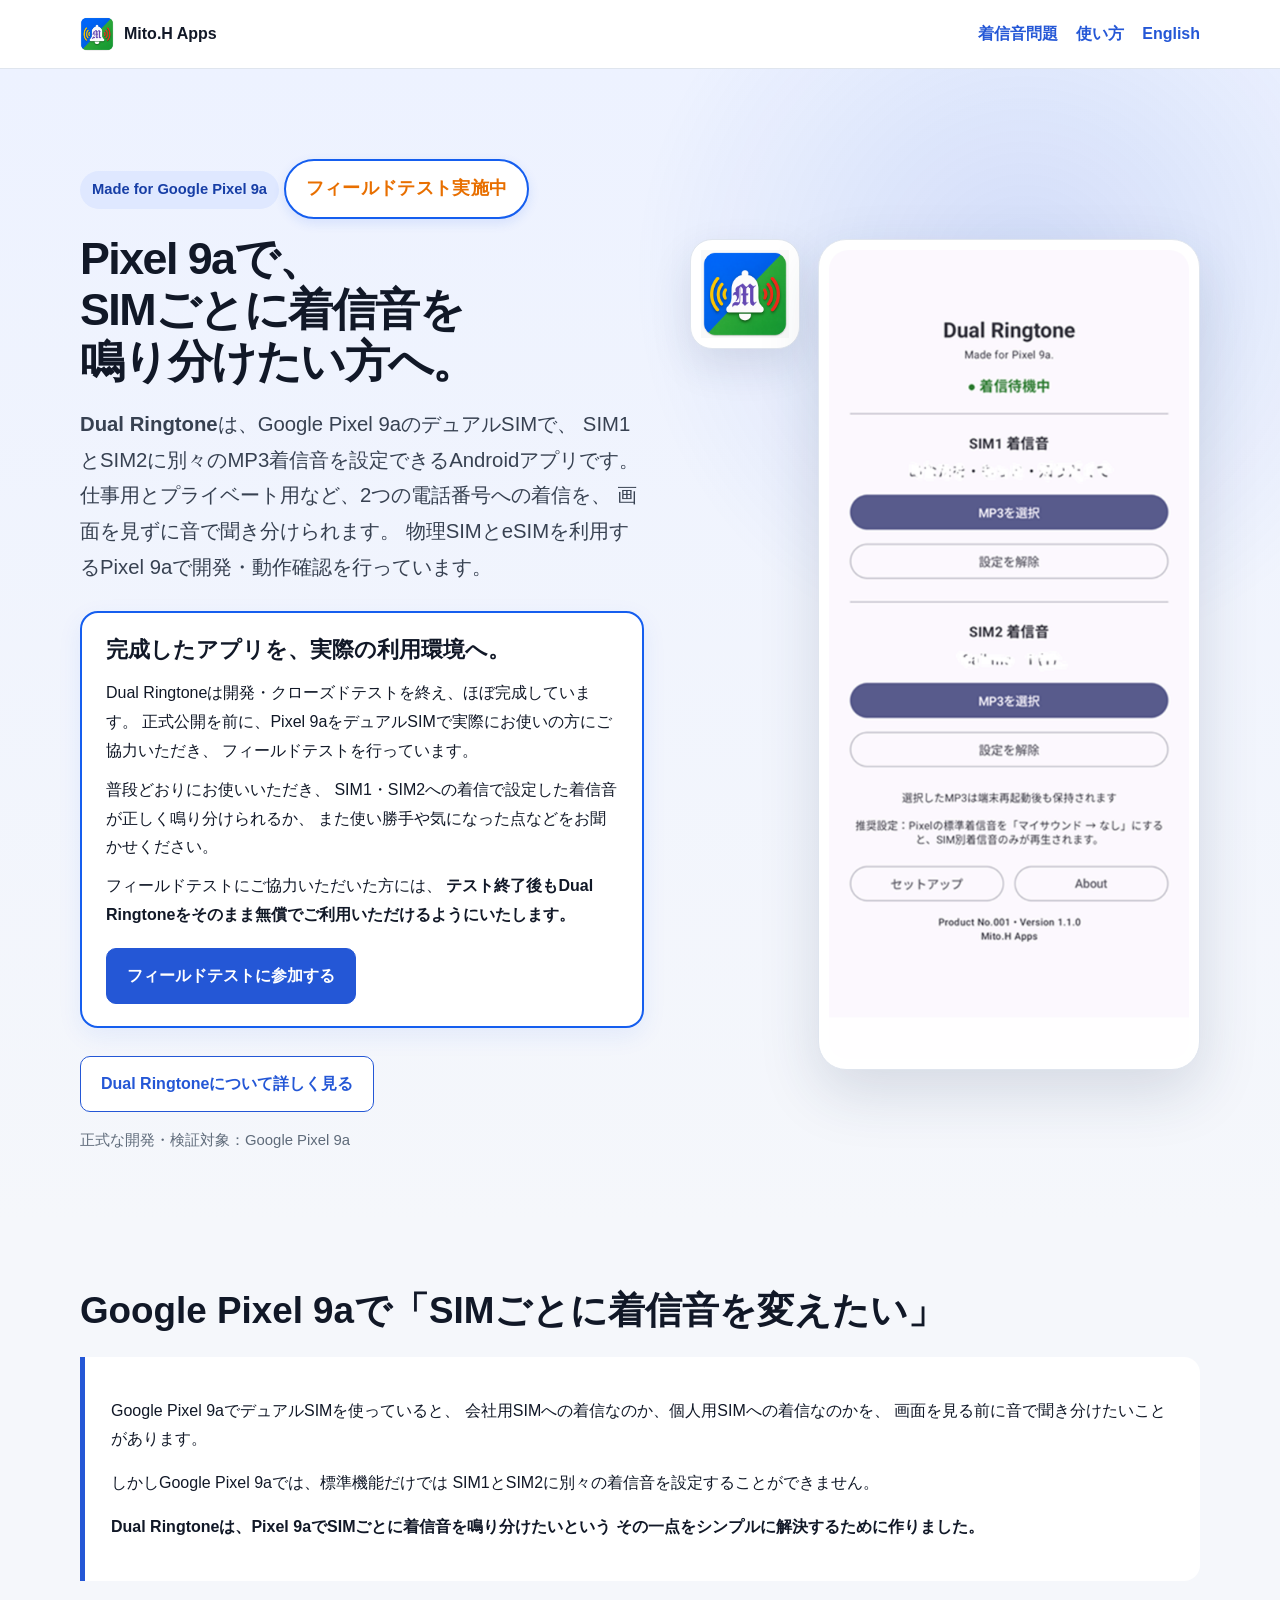
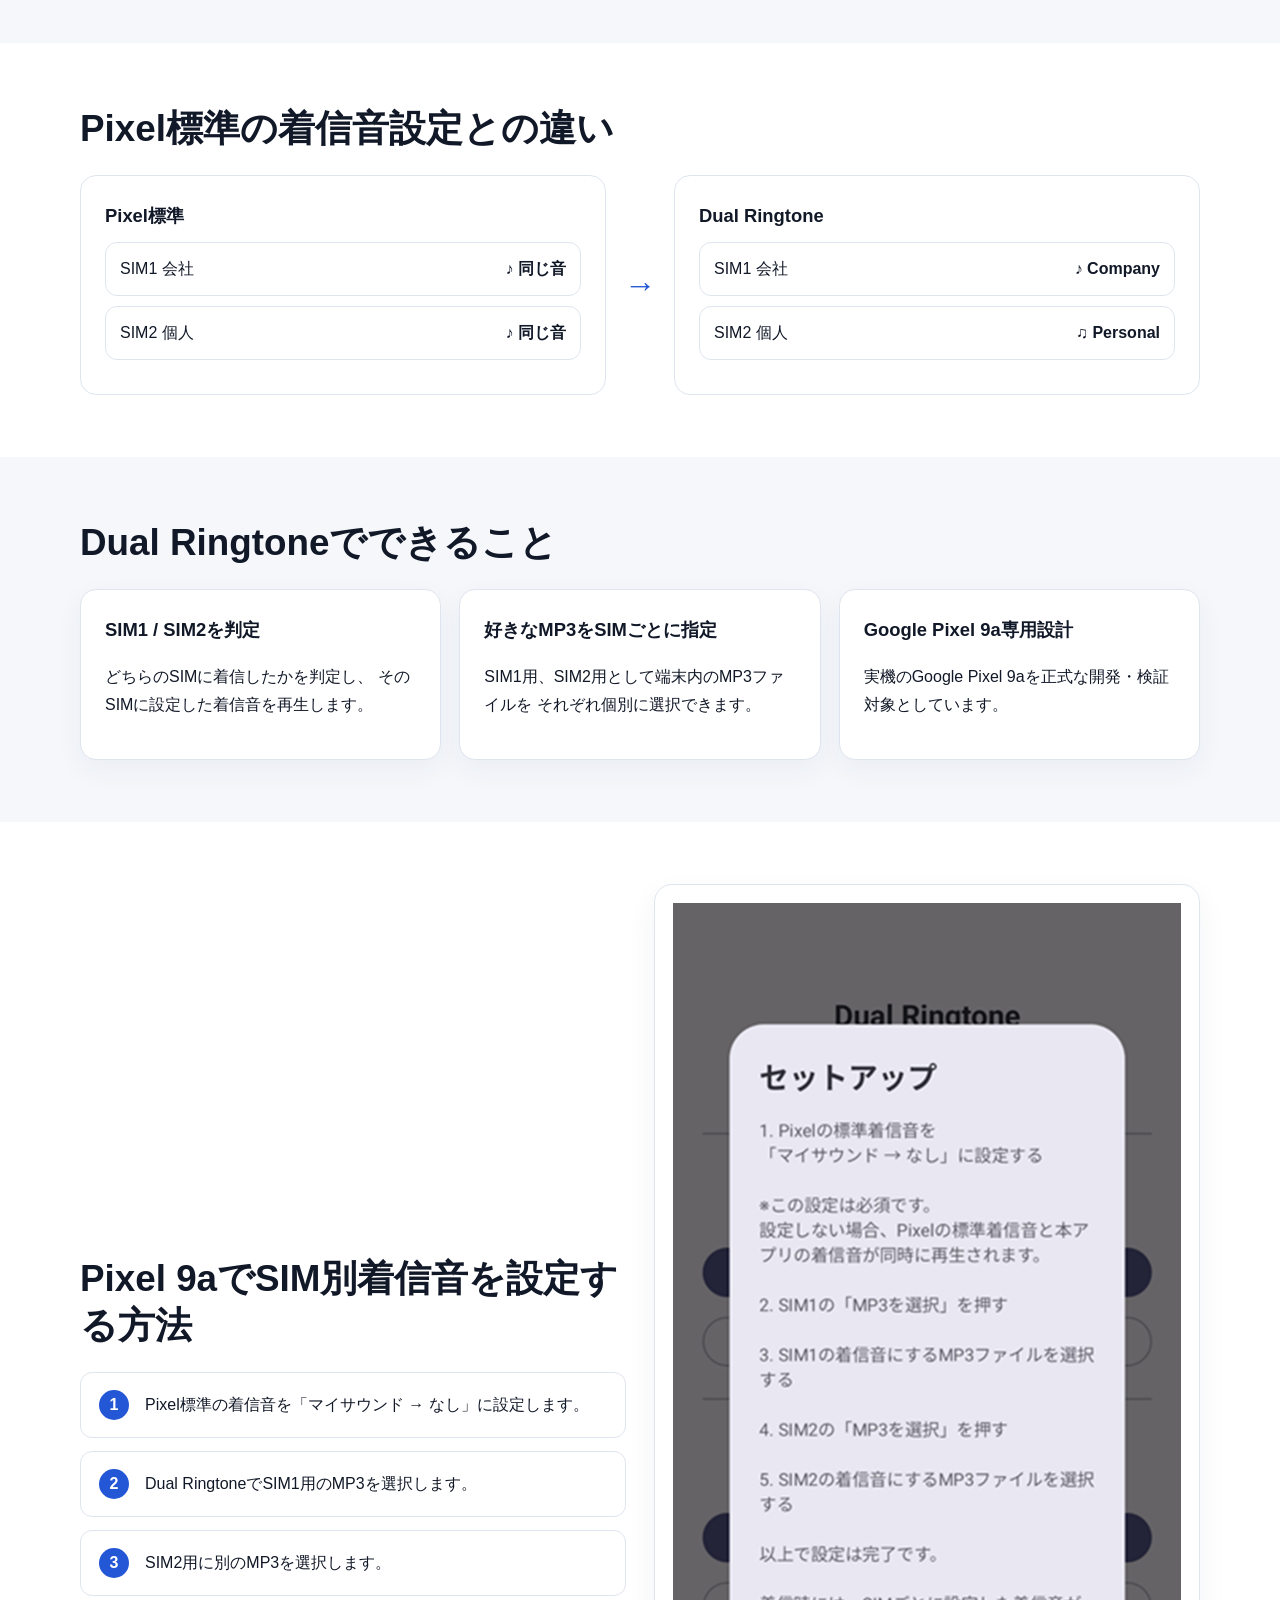
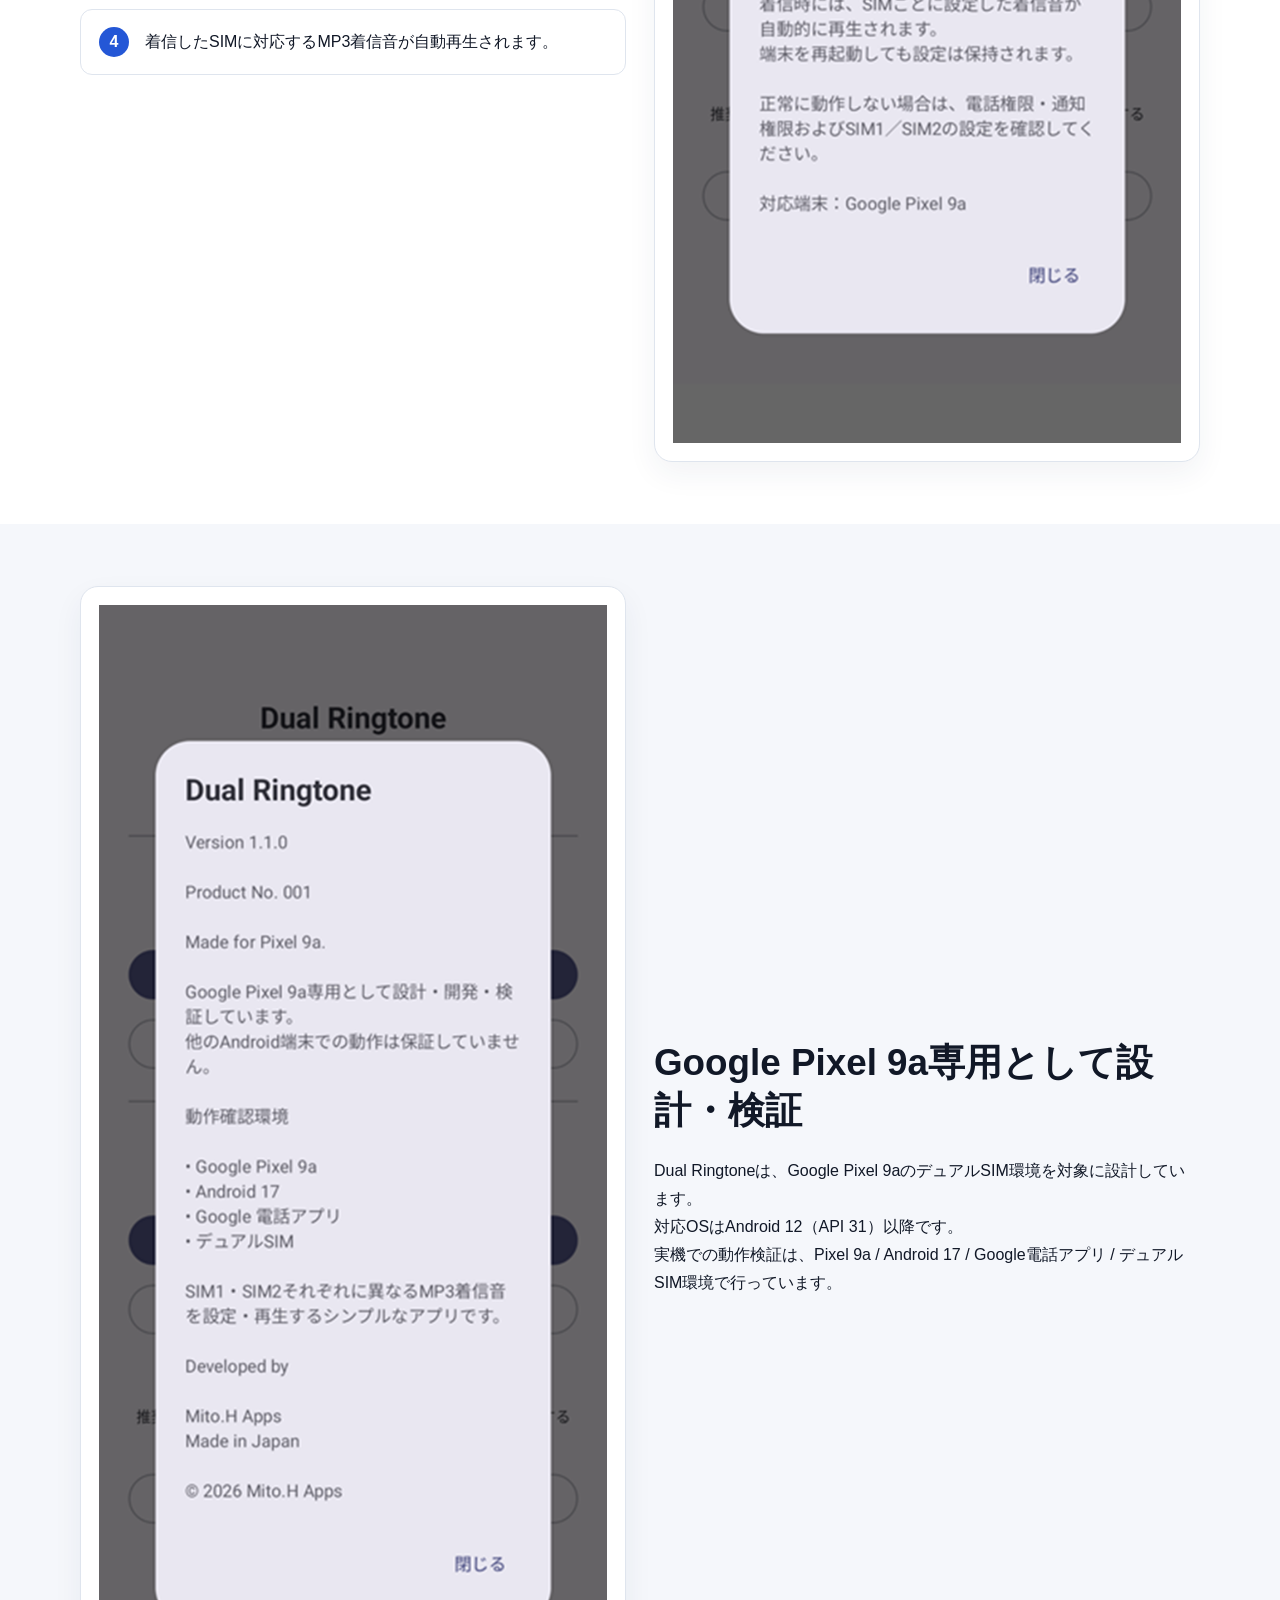
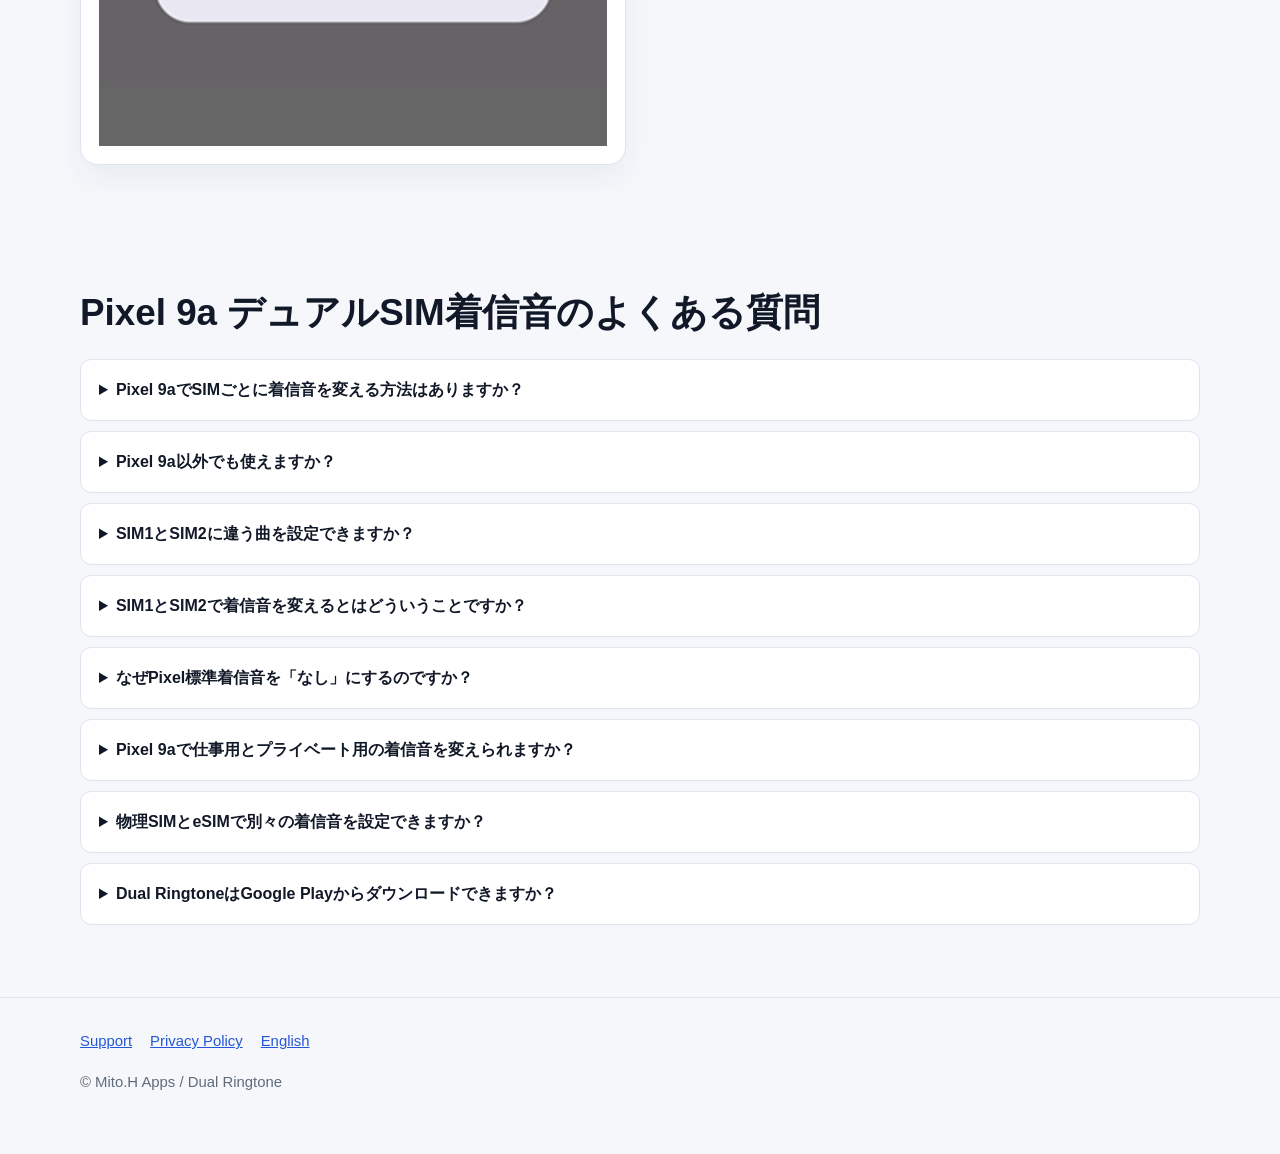
<file: index.html>
<!doctype html>
<html lang="ja">
<head>
  <!-- Google tag (gtag.js) -->
<script async src="https://www.googletagmanager.com/gtag/js?id=G-08TRGKSP1V"></script>
<script>
  window.dataLayer = window.dataLayer || [];
  function gtag(){dataLayer.push(arguments);}
  gtag('js', new Date());

  gtag('config', 'G-08TRGKSP1V');
</script>
<meta charset="utf-8">
<meta name="viewport" content="width=device-width,initial-scale=1">

<title>Google Pixel 9a デュアルSIMの着信音をSIMごとに鳴り分け | Dual Ringtone</title>

<meta name="description" content="Google Pixel 9aのデュアルSIMで、SIM1とSIM2に別々の着信音を設定したい方へ。Dual Ringtoneは着信したSIMを判定し、SIMごとに指定したMP3着信音を再生するPixel 9a専用Androidアプリです。">
<meta name="robots" content="index,follow,max-image-preview:large">

<link rel="canonical" href="https://mailmito0216-afk.github.io/mitohapps/">
<link rel="alternate" hreflang="ja" href="https://mailmito0216-afk.github.io/mitohapps/">
<link rel="alternate" hreflang="en" href="https://mailmito0216-afk.github.io/mitohapps/en/">
<link rel="alternate" hreflang="x-default" href="https://mailmito0216-afk.github.io/mitohapps/en/">

<link rel="stylesheet" href="style.css">

<meta property="og:type" content="website">
<meta property="og:title" content="Google Pixel 9a デュアルSIMの着信音をSIMごとに鳴り分け">
<meta property="og:description" content="SIM1とSIM2に別々のMP3着信音。Google Pixel 9a専用 Dual Ringtone。">
<meta property="og:url" content="https://mailmito0216-afk.github.io/mitohapps/">
<meta property="og:image" content="https://mailmito0216-afk.github.io/mitohapps/assets/icon.png">

<script type="application/ld+json">
{
  "@context": "https://schema.org",
  "@graph": [
    {
      "@type": "SoftwareApplication",
      "name": "Dual Ringtone",
      "applicationCategory": "UtilitiesApplication",
      "operatingSystem": "Android",
      "description": "Google Pixel 9aのデュアルSIMで、着信したSIMを判定し、SIM1とSIM2にそれぞれ指定したMP3着信音を再生するAndroidアプリ。",
      "url": "https://mailmito0216-afk.github.io/mitohapps/",
      "author": {
        "@type": "Organization",
        "name": "Mito.H Apps"
      }
    },
    {
      "@type": "FAQPage",
      "mainEntity": [
        {
          "@type": "Question",
          "name": "Pixel 9aでSIMごとに着信音を変える方法はありますか？",
          "acceptedAnswer": {
            "@type": "Answer",
            "text": "Dual Ringtoneでは、Google Pixel 9aのSIM1とSIM2にそれぞれ別のMP3着信音を設定できます。"
          }
        },
        {
          "@type": "Question",
          "name": "Pixel 9a以外でも使えますか？",
          "acceptedAnswer": {
            "@type": "Answer",
            "text": "現在の正式な対応・検証対象はGoogle Pixel 9aです。"
          }
        },
        {
          "@type": "Question",
          "name": "SIM1とSIM2に違う曲を設定できますか？",
          "acceptedAnswer": {
            "@type": "Answer",
            "text": "はい。SIM1とSIM2それぞれに別のMP3ファイルを選択できます。"
          }
        },
  {
  "@type": "Question",
  "name": "SIM1とSIM2で着信音を変えるとはどういうことですか？",
  "acceptedAnswer": {
    "@type": "Answer",
    "text": "デュアルSIMでは、1台のスマートフォンでSIM1とSIM2の2つの回線を利用できます。Dual Ringtoneを使うと、SIM1への着信とSIM2への着信で別々の着信音を鳴らし分けることができます。"
  }
},
        {
          "@type": "Question",
          "name": "なぜPixel標準着信音を「なし」にするのですか？",
          "acceptedAnswer": {
            "@type": "Answer",
            "text": "Pixel標準着信音とDual Ringtoneの着信音が二重に鳴るのを防ぐためです。"
          }
        },
  {
  "@type": "Question",
  "name": "Pixel 9aで仕事用とプライベート用の着信音を変えられますか？",
  "acceptedAnswer": {
    "@type": "Answer",
    "text": "はい。Dual Ringtoneを使うと、Google Pixel 9aのデュアルSIMで、仕事用とプライベート用など、2つの電話番号への着信を異なるMP3着信音で聞き分けられます。現在、正式公開前のフィールドテストを実施しています。"
  }
},
  {
  "@type": "Question",
  "name": "物理SIMとeSIMで別々の着信音を設定できますか？",
  "acceptedAnswer": {
    "@type": "Answer",
    "text": "はい。Dual Ringtoneは、Google Pixel 9aの物理SIMとeSIMを併用するデュアルSIM環境で開発・動作確認しています。SIM1とSIM2にそれぞれ異なるMP3着信音を設定し、着信した回線に応じて鳴り分けることができます。現在、正式公開前のフィールドテストを実施しています。"
  }
},
  {
  "@type": "Question",
  "name": "Dual RingtoneはGoogle Playからダウンロードできますか？",
  "acceptedAnswer": {
    "@type": "Answer",
    "text": "Dual Ringtoneは現在、Google Playでの一般公開に向けて準備中です。現時点では一般向けのダウンロードはできませんが、Google Pixel 9aをデュアルSIMでお使いの方を対象に、フィールドテストへの参加者を募集しています。参加をご希望の方は、ページ上部の「フィールドテストに参加する」からお申し込みください。参加は無償です。"
  }
}
      ]
    }
  ]
}
</script>
</head>

<body>

<header class="header">
<div class="wrap header-inner">

<a class="brand" href="./">
<img src="assets/icon.png" alt="Dual Ringtone icon">
Mito.H Apps
</a>

<nav class="nav">
<a href="#problem">着信音問題</a>
<a href="#how">使い方</a>
<a class="lang" href="en/" lang="en">English</a>
</nav>

</div>
</header>


<main>

<section class="hero">
<div class="wrap hero-grid">

<div>

<p class="kicker">Made for Google Pixel 9a</p>
<p class="coming-soon">フィールドテスト実施中</p>

<h1>Pixel 9aで、<br>SIMごとに着信音を<br>鳴り分けたい方へ。</h1>

<p class="lead">
<strong>Dual Ringtone</strong>は、Google Pixel 9aのデュアルSIMで、
SIM1とSIM2に別々のMP3着信音を設定できるAndroidアプリです。
仕事用とプライベート用など、2つの電話番号への着信を、
画面を見ずに音で聞き分けられます。
物理SIMとeSIMを利用するPixel 9aで開発・動作確認を行っています。
</p>

<div class="tester-callout">
  <h2>完成したアプリを、実際の利用環境へ。</h2>

  <p>
    Dual Ringtoneは開発・クローズドテストを終え、ほぼ完成しています。
    正式公開を前に、Pixel 9aをデュアルSIMで実際にお使いの方にご協力いただき、
    フィールドテストを行っています。
  </p>

  <p>
    普段どおりにお使いいただき、
    SIM1・SIM2への着信で設定した着信音が正しく鳴り分けられるか、
    また使い勝手や気になった点などをお聞かせください。
  </p>

  <p>
    フィールドテストにご協力いただいた方には、
    <strong>テスト終了後もDual Ringtoneをそのまま無償でご利用いただけるようにいたします。</strong>
  </p>

  <a class="btn primary"
     href="https://forms.gle/vcuBx4Yss6ZRhS5Z6"
     target="_blank"
     rel="noopener noreferrer">
    フィールドテストに参加する
  </a>
</div>

<div class="actions">
<a class="btn secondary" href="#problem">Dual Ringtoneについて詳しく見る</a>
</div>

<p class="small">正式な開発・検証対象：Google Pixel 9a</p>
</div>


<div class="hero-media">

<div class="icon-card">
<img src="assets/icon.png" alt="Dual Ringtone app icon">
</div>

<div class="phone-shot">
<img src="assets/app-main-ja.png"
alt="Google Pixel 9aでSIM1とSIM2に別々のMP3着信音を設定するDual Ringtoneのメイン画面">
</div>

</div>

</div>
</section>


<section class="section" id="problem">
<div class="wrap">

<h2>Google Pixel 9aで「SIMごとに着信音を変えたい」</h2>

<div class="problem">

<p>
Google Pixel 9aでデュアルSIMを使っていると、
会社用SIMへの着信なのか、個人用SIMへの着信なのかを、
画面を見る前に音で聞き分けたいことがあります。
</p>

<p>
しかしGoogle Pixel 9aでは、標準機能だけでは
SIM1とSIM2に別々の着信音を設定することができません。
</p>

<p>
<strong>
Dual Ringtoneは、Pixel 9aでSIMごとに着信音を鳴り分けたいという
その一点をシンプルに解決するために作りました。
</strong>
</p>

</div>

</div>
</section>


<section class="section white">
<div class="wrap">

<h2>Pixel標準の着信音設定との違い</h2>

<div class="compare">

<div class="compare-box">

<h3>Pixel標準</h3>

<div class="sim-pill">
<span>SIM1 会社</span>
<strong>♪ 同じ音</strong>
</div>

<div class="sim-pill">
<span>SIM2 個人</span>
<strong>♪ 同じ音</strong>
</div>

</div>


<div class="arrow">→</div>


<div class="compare-box">

<h3>Dual Ringtone</h3>

<div class="sim-pill">
<span>SIM1 会社</span>
<strong>♪ Company</strong>
</div>

<div class="sim-pill">
<span>SIM2 個人</span>
<strong>♫ Personal</strong>
</div>

</div>

</div>

</div>
</section>


<section class="section">
<div class="wrap">

<h2>Dual Ringtoneでできること</h2>

<div class="grid3">

<div class="card">
<h3>SIM1 / SIM2を判定</h3>
<p>
どちらのSIMに着信したかを判定し、
そのSIMに設定した着信音を再生します。
</p>
</div>

<div class="card">
<h3>好きなMP3をSIMごとに指定</h3>
<p>
SIM1用、SIM2用として端末内のMP3ファイルを
それぞれ個別に選択できます。
</p>
</div>

<div class="card">
<h3>Google Pixel 9a専用設計</h3>
<p>
実機のGoogle Pixel 9aを正式な開発・検証対象としています。
</p>
</div>

</div>

</div>
</section>


<section class="section white" id="how">
<div class="wrap media-grid">

<div>

<h2>Pixel 9aでSIM別着信音を設定する方法</h2>

<ol class="steps">

<li>
Pixel標準の着信音を「マイサウンド → なし」に設定します。
</li>

<li>
Dual RingtoneでSIM1用のMP3を選択します。
</li>

<li>
SIM2用に別のMP3を選択します。
</li>

<li>
着信したSIMに対応するMP3着信音が自動再生されます。
</li>

</ol>

</div>


<div class="media-card">

<img src="assets/setup-ja.png"
alt="Google Pixel 9aでSIM1とSIM2に別々の着信音を設定するDual Ringtoneのセットアップ手順">

</div>

</div>
</section>


<section class="section">
<div class="wrap media-grid">

<div class="media-card">

<img src="assets/about-ja.png"
alt="Google Pixel 9a専用Dual Ringtoneの対応環境を表示したAbout画面">

</div>

<div>

<h2>Google Pixel 9a専用として設計・検証</h2>

<p>
Dual Ringtoneは、Google Pixel 9aのデュアルSIM環境を対象に設計しています。<br>
対応OSはAndroid 12（API 31）以降です。<br>
実機での動作検証は、Pixel 9a / Android 17 / Google電話アプリ / デュアルSIM環境で行っています。
</p>

</div>

</div>
</section>




<section class="section faq">
<div class="wrap">

<h2>Pixel 9a デュアルSIM着信音のよくある質問</h2>

<details>
<summary>Pixel 9aでSIMごとに着信音を変える方法はありますか？</summary>
<p>
Dual Ringtoneでは、Google Pixel 9aのSIM1とSIM2に
それぞれ別のMP3着信音を設定できます。
</p>
</details>

<details>
<summary>Pixel 9a以外でも使えますか？</summary>
<p>
現在の正式な対応・検証対象はGoogle Pixel 9aです。
</p>
</details>

<details>
<summary>SIM1とSIM2に違う曲を設定できますか？</summary>
<p>
はい。それぞれに別のMP3ファイルを選択できます。
</p>
</details>
<details>
<summary>SIM1とSIM2で着信音を変えるとはどういうことですか？</summary>
<p>
デュアルSIMでは、1台のスマートフォンでSIM1とSIM2の2つの回線を利用できます。
Dual Ringtoneを使うと、SIM1への着信とSIM2への着信で別々の着信音を鳴らし分けることができます。
</p>
</details>
  
<details>
<summary>なぜPixel標準着信音を「なし」にするのですか？</summary>
<p>
Pixel標準着信音とDual Ringtoneの着信音が
二重に鳴るのを防ぐためです。
</p>
</details>

<details>
<summary>Pixel 9aで仕事用とプライベート用の着信音を変えられますか？</summary>
<p>
はい。Dual Ringtoneを使うと、Google Pixel 9aのデュアルSIMで、
仕事用とプライベート用など、2つの電話番号への着信を
異なるMP3着信音で聞き分けられます。
現在、正式公開前のフィールドテストを実施しています。
</p>
</details>

<details>
<summary>物理SIMとeSIMで別々の着信音を設定できますか？</summary>
<p>
はい。Dual Ringtoneは、Google Pixel 9aの物理SIMとeSIMを
併用するデュアルSIM環境で開発・動作確認しています。
SIM1とSIM2にそれぞれ異なるMP3着信音を設定し、
着信した回線に応じて鳴り分けることができます。
現在、正式公開前のフィールドテストを実施しています。
</p>
</details>

<details>
<summary>Dual RingtoneはGoogle Playからダウンロードできますか？</summary>
<p>
Dual Ringtoneは現在、Google Playでの一般公開に向けて準備中です。
現時点では一般向けのダウンロードはできませんが、
Google Pixel 9aをデュアルSIMでお使いの方を対象に、
フィールドテストへの参加者を募集しています。
参加をご希望の方は、ページ上部の
「フィールドテストに参加する」からお申し込みください。
参加は無償です。
</p>
</details>
  
</div>
</section>

</main>


<footer class="footer">
<div class="wrap">

<div class="footer-links">

<a href="support.html">Support</a>
<a href="privacy.html">Privacy Policy</a>
<a href="en/" lang="en">English</a>

</div>

<p>© Mito.H Apps / Dual Ringtone</p>

</div>
</footer>

</body>
</html>
</file>
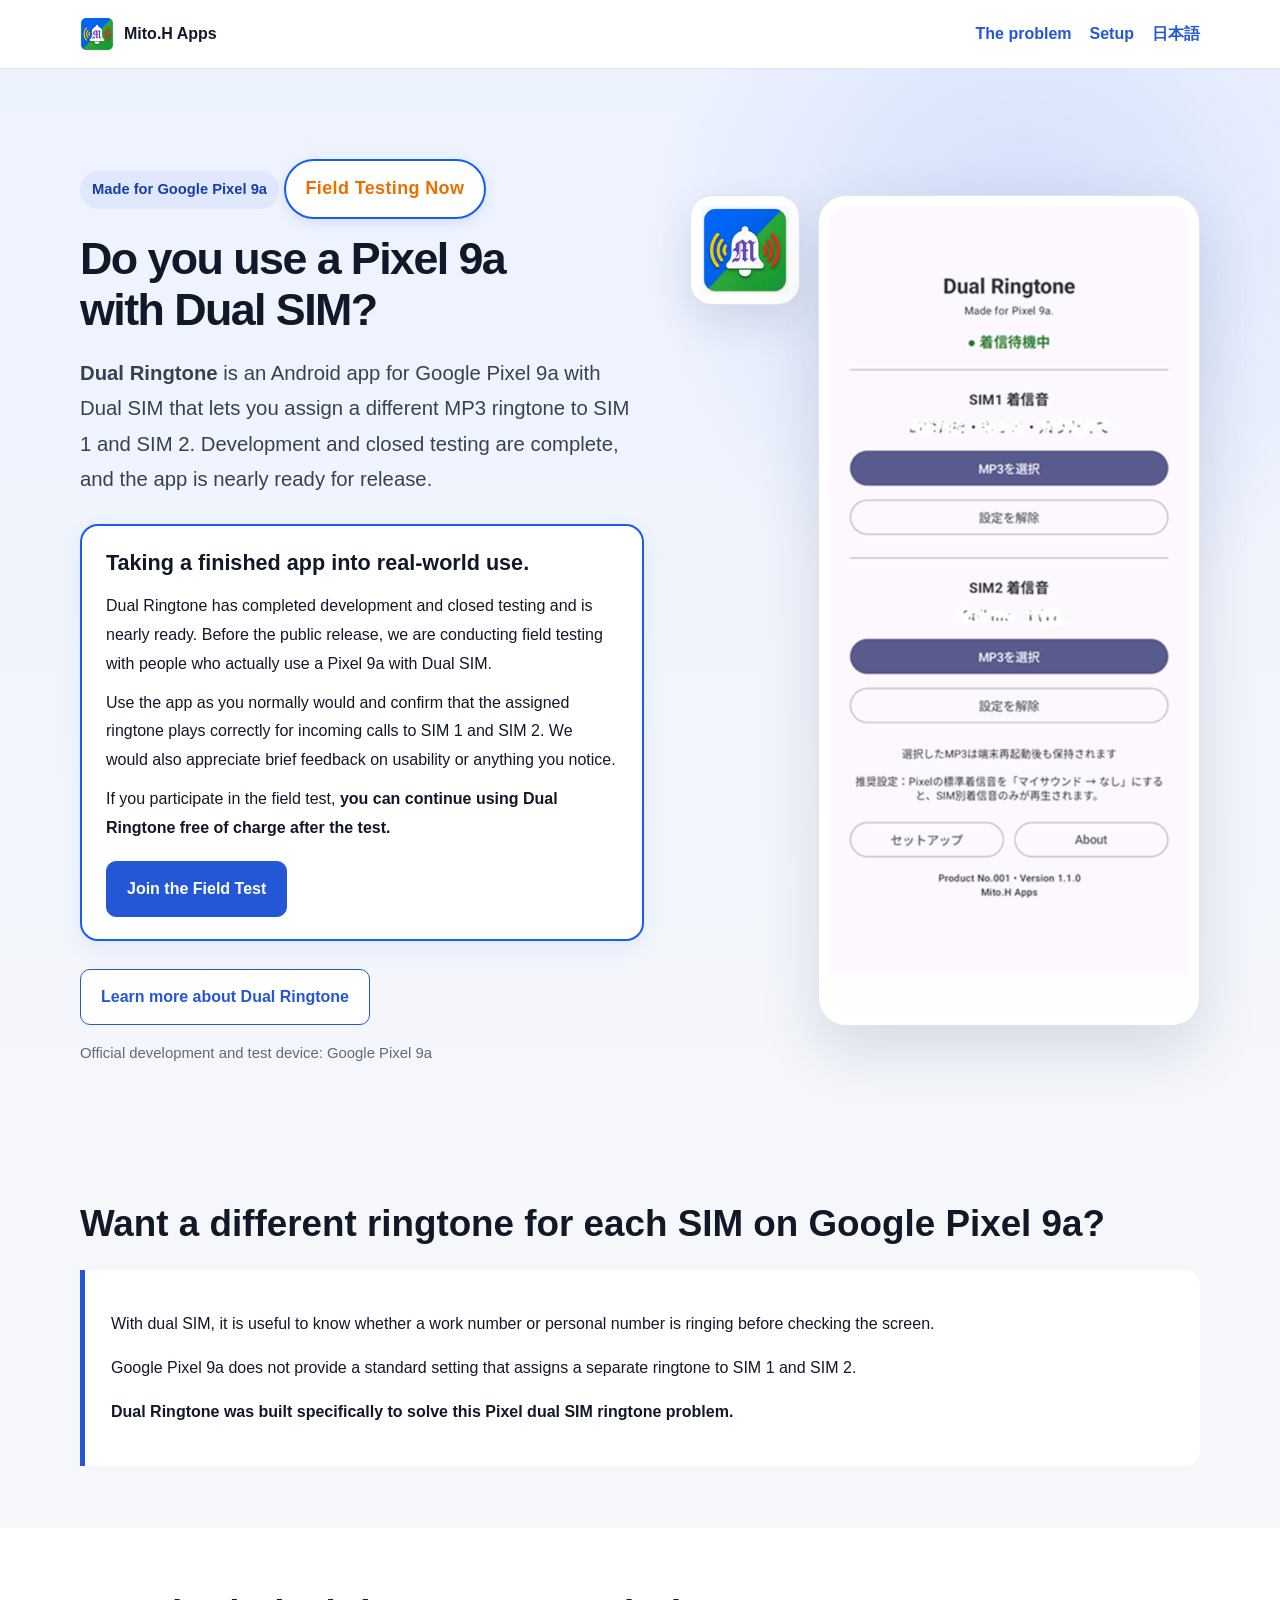
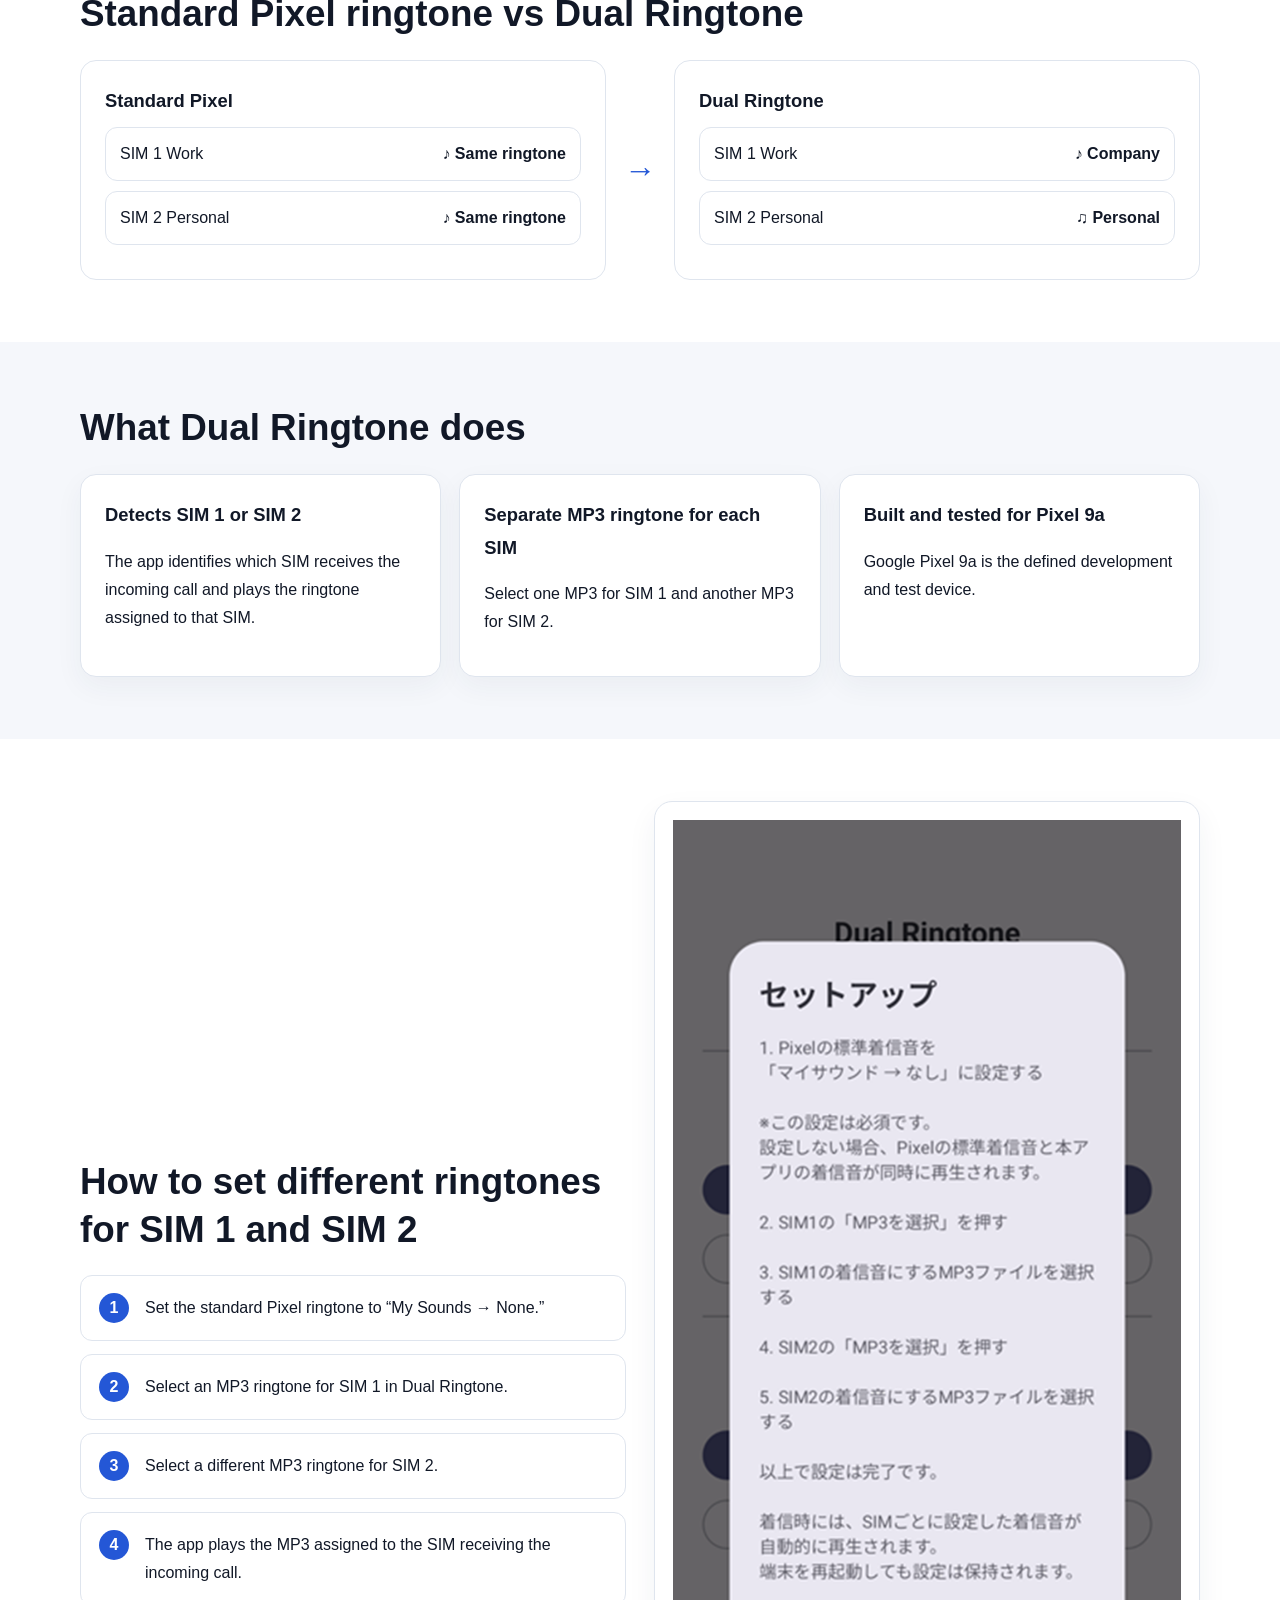
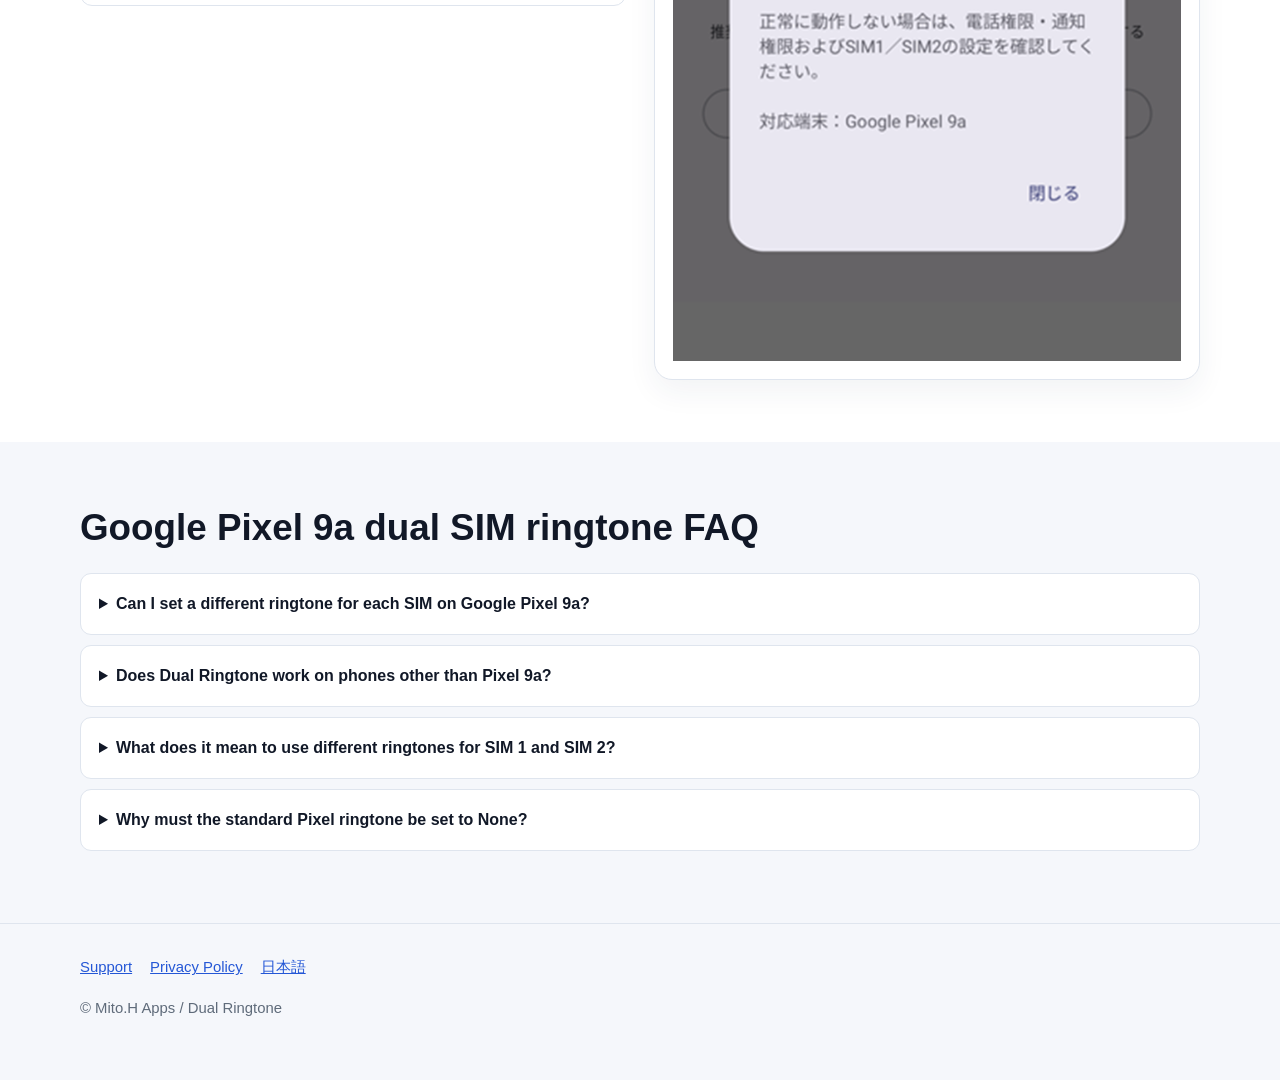
<file: en/index.html>
<!doctype html>
<html lang="en">
<head>
  <!-- Google tag (gtag.js) -->
<script async src="https://www.googletagmanager.com/gtag/js?id=G-08TRGKSP1V"></script>
<script>
  window.dataLayer = window.dataLayer || [];
  function gtag(){dataLayer.push(arguments);}
  gtag('js', new Date());

  gtag('config', 'G-08TRGKSP1V');
</script>
<meta charset="utf-8">
<meta name="viewport" content="width=device-width,initial-scale=1">

<title>Google Pixel 9a Dual SIM Ringtone | Different Ringtones for Each SIM</title>

<meta name="description" content="Want different ringtones for SIM 1 and SIM 2 on Google Pixel 9a? Dual Ringtone detects the receiving SIM and plays a separate MP3 ringtone for each SIM.">

<meta name="robots" content="index,follow,max-image-preview:large">

<link rel="canonical" href="https://mailmito0216-afk.github.io/mitohapps/en/">
<link rel="alternate" hreflang="ja" href="https://mailmito0216-afk.github.io/mitohapps/">
<link rel="alternate" hreflang="en" href="https://mailmito0216-afk.github.io/mitohapps/en/">
<link rel="alternate" hreflang="x-default" href="https://mailmito0216-afk.github.io/mitohapps/en/">

<link rel="stylesheet" href="../style.css">

<meta property="og:type" content="website">
<meta property="og:title" content="Google Pixel 9a Dual SIM Ringtone | Different Ringtones for Each SIM">
<meta property="og:description" content="Set a separate MP3 ringtone for SIM 1 and SIM 2 on Google Pixel 9a with Dual Ringtone.">
<meta property="og:url" content="https://mailmito0216-afk.github.io/mitohapps/en/">
<meta property="og:image" content="https://mailmito0216-afk.github.io/mitohapps/assets/icon.png">

<script type="application/ld+json">
{
  "@context":"https://schema.org",
  "@graph":[
    {
      "@type":"SoftwareApplication",
      "name":"Dual Ringtone",
      "applicationCategory":"UtilitiesApplication",
      "operatingSystem":"Android",
      "description":"An Android app for Google Pixel 9a that detects which SIM receives an incoming call and plays a separate MP3 ringtone for SIM 1 or SIM 2.",
      "url":"https://mailmito0216-afk.github.io/mitohapps/en/",
      "author":{"@type":"Organization","name":"Mito.H Apps"}
    },
    {
      "@type":"FAQPage",
      "mainEntity":[
        {
          "@type":"Question",
          "name":"Can I set a different ringtone for each SIM on Google Pixel 9a?",
          "acceptedAnswer":{"@type":"Answer","text":"Yes. Dual Ringtone lets you select a different MP3 ringtone for SIM 1 and SIM 2 on Google Pixel 9a."}
        },
        {
          "@type":"Question",
          "name":"Does Dual Ringtone work on phones other than Pixel 9a?",
          "acceptedAnswer":{"@type":"Answer","text":"Google Pixel 9a is currently the officially supported and tested device."}
        },
  {
  "@type": "Question",
  "name": "What does it mean to use different ringtones for SIM 1 and SIM 2?",
  "acceptedAnswer": {
    "@type": "Answer",
    "text": "With dual SIM, one smartphone can use two lines, SIM 1 and SIM 2. Dual Ringtone lets you play a different ringtone depending on which SIM receives the incoming call."
  }
},
        {
          "@type":"Question",
          "name":"Why must the standard Pixel ringtone be set to None?",
          "acceptedAnswer":{"@type":"Answer","text":"This prevents the standard Pixel ringtone and the Dual Ringtone MP3 from playing at the same time."}
        }
      ]
    }
  ]
}
</script>
</head>

<body>

<header class="header">
<div class="wrap header-inner">
<a class="brand" href="./"><img src="../assets/icon.png" alt="Dual Ringtone icon">Mito.H Apps</a>
<nav class="nav">
<a href="#problem">The problem</a>
<a href="#how">Setup</a>
<a class="lang" href="../" lang="ja">日本語</a>
</nav>
</div>
</header>

<main>

<section class="hero">
<div class="wrap hero-grid">

<div>

<p class="kicker">Made for Google Pixel 9a</p>
<p class="coming-soon">Field Testing Now</p>

<h1>Do you use a Pixel 9a<br>with Dual SIM?</h1>

<p class="lead">
<strong>Dual Ringtone</strong> is an Android app for Google Pixel 9a with Dual SIM
that lets you assign a different MP3 ringtone to SIM 1 and SIM 2.
Development and closed testing are complete, and the app is nearly ready for release.
</p>

<div class="tester-callout">
  <h2>Taking a finished app into real-world use.</h2>

  <p>
    Dual Ringtone has completed development and closed testing and is nearly ready.
    Before the public release, we are conducting field testing with people
    who actually use a Pixel 9a with Dual SIM.
  </p>

  <p>
    Use the app as you normally would and confirm that the assigned ringtone
    plays correctly for incoming calls to SIM 1 and SIM 2.
    We would also appreciate brief feedback on usability or anything you notice.
  </p>

  <p>
    If you participate in the field test,
    <strong>you can continue using Dual Ringtone free of charge after the test.</strong>
  </p>

  <a class="btn primary"
     href="https://forms.gle/F6WQoEAqUuXedmnk6"
     target="_blank"
     rel="noopener noreferrer">
    Join the Field Test
  </a>
</div>

<div class="actions">
<a class="btn secondary" href="#problem">Learn more about Dual Ringtone</a>
</div>

<p class="small">Official development and test device: Google Pixel 9a</p>

</div>

<div class="hero-media">
<div class="icon-card"><img src="../assets/icon.png" alt="Dual Ringtone app icon"></div>

<div class="phone-shot">
<img src="../assets/app-main-ja.png"
alt="Dual Ringtone main screen showing separate ringtone settings for SIM 1 and SIM 2 on Google Pixel 9a">
</div>

</div>
</div>
</section>

<section class="section" id="problem">
<div class="wrap">

<h2>Want a different ringtone for each SIM on Google Pixel 9a?</h2>

<div class="problem">
<p>
With dual SIM, it is useful to know whether a work number or personal number is ringing before checking the screen.
</p>

<p>
Google Pixel 9a does not provide a standard setting that assigns a separate ringtone to SIM 1 and SIM 2.
</p>

<p>
<strong>Dual Ringtone was built specifically to solve this Pixel dual SIM ringtone problem.</strong>
</p>
</div>

</div>
</section>


<section class="section white">
<div class="wrap">

<h2>Standard Pixel ringtone vs Dual Ringtone</h2>

<div class="compare">

<div class="compare-box">
<h3>Standard Pixel</h3>
<div class="sim-pill"><span>SIM 1 Work</span><strong>♪ Same ringtone</strong></div>
<div class="sim-pill"><span>SIM 2 Personal</span><strong>♪ Same ringtone</strong></div>
</div>

<div class="arrow">→</div>

<div class="compare-box">
<h3>Dual Ringtone</h3>
<div class="sim-pill"><span>SIM 1 Work</span><strong>♪ Company</strong></div>
<div class="sim-pill"><span>SIM 2 Personal</span><strong>♫ Personal</strong></div>
</div>

</div>

</div>
</section>


<section class="section">
<div class="wrap">

<h2>What Dual Ringtone does</h2>

<div class="grid3">

<div class="card">
<h3>Detects SIM 1 or SIM 2</h3>
<p>The app identifies which SIM receives the incoming call and plays the ringtone assigned to that SIM.</p>
</div>

<div class="card">
<h3>Separate MP3 ringtone for each SIM</h3>
<p>Select one MP3 for SIM 1 and another MP3 for SIM 2.</p>
</div>

<div class="card">
<h3>Built and tested for Pixel 9a</h3>
<p>Google Pixel 9a is the defined development and test device.</p>
</div>

</div>

</div>
</section>


<section class="section white" id="how">
<div class="wrap media-grid">

<div>
<h2>How to set different ringtones for SIM 1 and SIM 2</h2>

<ol class="steps">
<li>Set the standard Pixel ringtone to “My Sounds → None.”</li>
<li>Select an MP3 ringtone for SIM 1 in Dual Ringtone.</li>
<li>Select a different MP3 ringtone for SIM 2.</li>
<li>The app plays the MP3 assigned to the SIM receiving the incoming call.</li>
</ol>
</div>

<div class="media-card">
<img src="../assets/setup-ja.png" alt="Dual Ringtone setup screen for separate SIM 1 and SIM 2 ringtones on Google Pixel 9a">
</div>

</div>
</section>

<section class="section faq">
<div class="wrap">

<h2>Google Pixel 9a dual SIM ringtone FAQ</h2>

<details>
<summary>Can I set a different ringtone for each SIM on Google Pixel 9a?</summary>
<p>Yes. Dual Ringtone lets you select a different MP3 ringtone for SIM 1 and SIM 2.</p>
</details>

<details>
<summary>Does Dual Ringtone work on phones other than Pixel 9a?</summary>
<p>Google Pixel 9a is currently the officially supported and tested device.</p>
</details>
<details>
<summary>What does it mean to use different ringtones for SIM 1 and SIM 2?</summary>
<p>
With dual SIM, one smartphone can use two lines, SIM 1 and SIM 2.
Dual Ringtone lets you play a different ringtone depending on which SIM receives the incoming call.
</p>
</details>
<details>
<summary>Why must the standard Pixel ringtone be set to None?</summary>
<p>This prevents the standard Pixel ringtone and the Dual Ringtone MP3 from playing at the same time.</p>
</details>

</div>
</section>

</main>

<footer class="footer">
<div class="wrap">
<div class="footer-links">
<a href="../support.html">Support</a>
<a href="../privacy.html">Privacy Policy</a>
<a href="../" lang="ja">日本語</a>
</div>
<p>© Mito.H Apps / Dual Ringtone</p>
</div>
</footer>

</body>
</html>
</file>
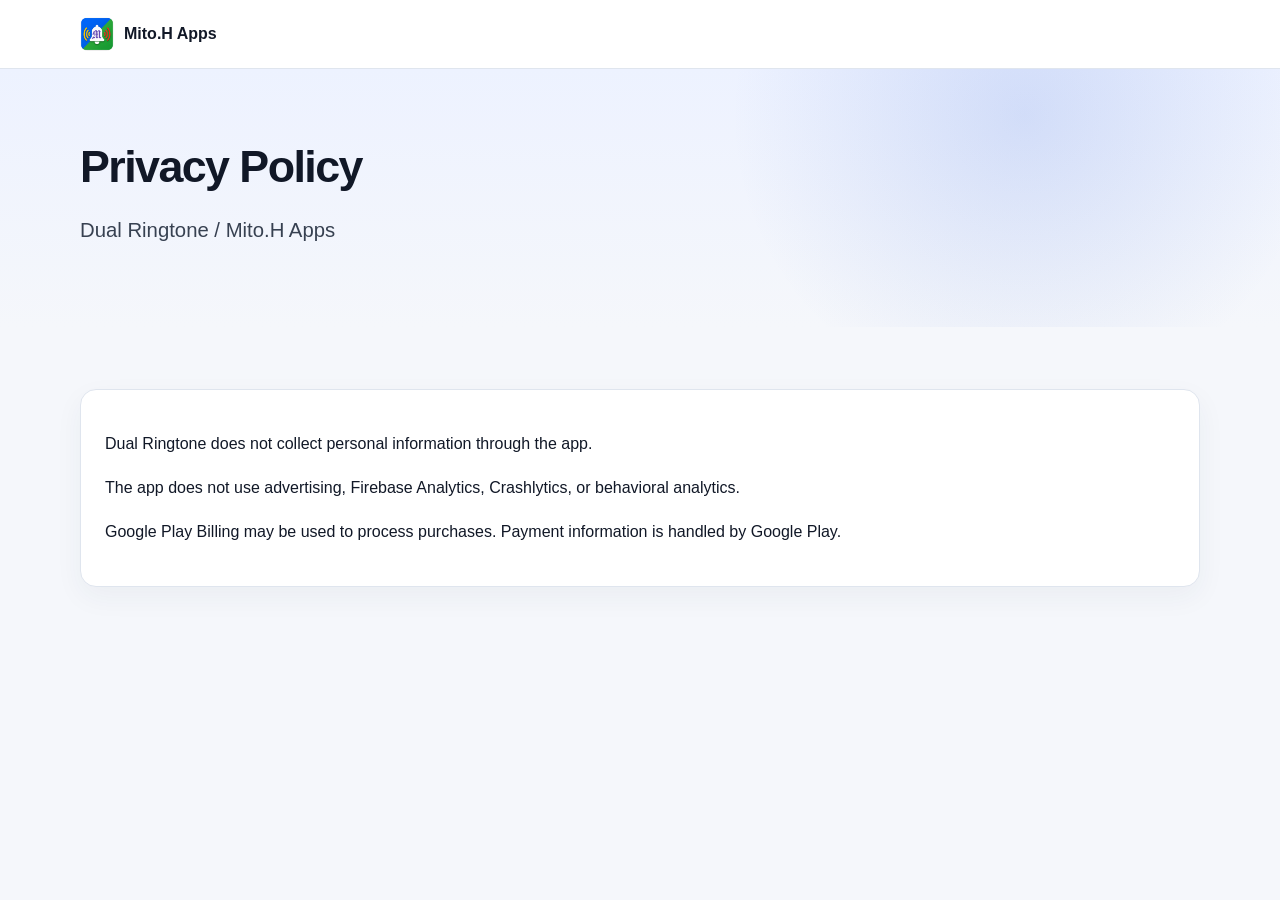
<file: privacy.html>
<!doctype html><html lang="en"><head><meta charset="utf-8"><meta name="viewport" content="width=device-width,initial-scale=1"><title>Dual Ringtone Privacy Policy | Mito.H Apps</title><link rel="stylesheet" href="style.css"></head><body><header class="header"><div class="wrap header-inner"><a class="brand" href="./"><img src="assets/icon.png" alt="Dual Ringtone icon">Mito.H Apps</a></div></header><main><section class="hero"><div class="wrap"><h1>Privacy Policy</h1><p class="lead">Dual Ringtone / Mito.H Apps</p></div></section><section class="section"><div class="wrap card"><p>Dual Ringtone does not collect personal information through the app.</p><p>The app does not use advertising, Firebase Analytics, Crashlytics, or behavioral analytics.</p><p>Google Play Billing may be used to process purchases. Payment information is handled by Google Play.</p></div></section></main></body></html>
</file>
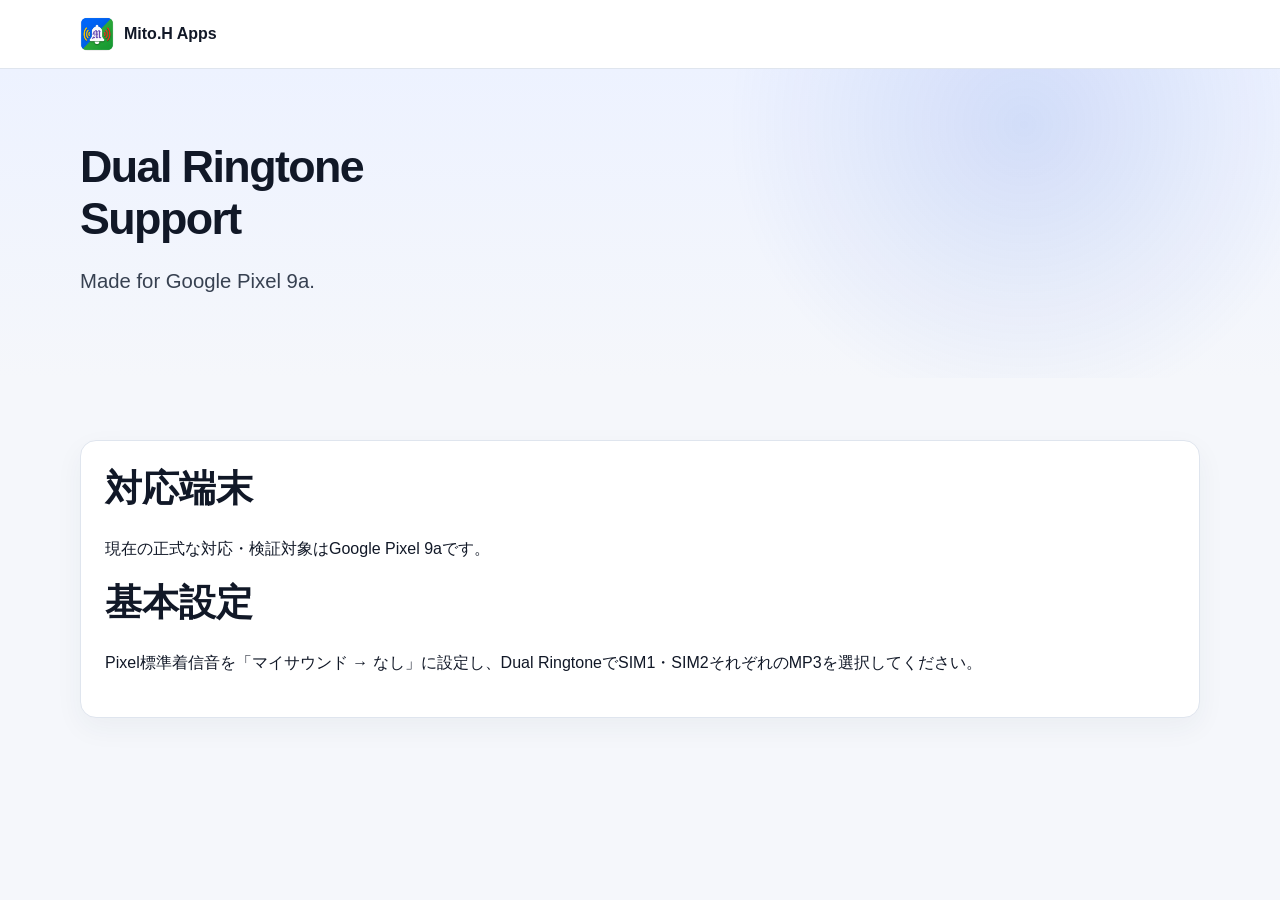
<file: support.html>
<!doctype html><html lang="ja"><head><meta charset="utf-8"><meta name="viewport" content="width=device-width,initial-scale=1"><title>Dual Ringtone サポート | Mito.H Apps</title><link rel="stylesheet" href="style.css"></head><body><header class="header"><div class="wrap header-inner"><a class="brand" href="./"><img src="assets/icon.png" alt="Dual Ringtone icon">Mito.H Apps</a></div></header><main><section class="hero"><div class="wrap"><h1>Dual Ringtone<br>Support</h1><p class="lead">Made for Google Pixel 9a.</p></div></section><section class="section"><div class="wrap card"><h2>対応端末</h2><p>現在の正式な対応・検証対象はGoogle Pixel 9aです。</p><h2>基本設定</h2><p>Pixel標準着信音を「マイサウンド → なし」に設定し、Dual RingtoneでSIM1・SIM2それぞれのMP3を選択してください。</p></div></section></main></body></html>
</file>
<file: style.css>
:root{
  --bg:#f5f7fb;--surface:#fff;--ink:#111827;--muted:#5f6b7a;--line:#dfe5ee;
  --blue:#2457d6;--blue2:#173ea6;--soft:#eef3ff;--green:#14815c;--max:1120px
}
*{box-sizing:border-box}html{scroll-behavior:smooth}
body{margin:0;font-family:-apple-system,BlinkMacSystemFont,"Segoe UI","Noto Sans JP","Yu Gothic",Arial,sans-serif;color:var(--ink);background:var(--bg);line-height:1.75}
a{color:var(--blue)}img{max-width:100%;height:auto;display:block}
.wrap{width:min(calc(100% - 34px),var(--max));margin:auto}
.header{position:sticky;top:0;z-index:20;background:rgba(255,255,255,.95);border-bottom:1px solid var(--line);backdrop-filter:blur(10px)}
.header-inner{min-height:68px;display:flex;align-items:center;justify-content:space-between;gap:18px}
.brand{display:flex;align-items:center;gap:10px;font-weight:900;text-decoration:none;color:var(--ink)}
.brand img{width:34px;height:34px;border-radius:8px}
.nav{display:flex;gap:18px;align-items:center;flex-wrap:wrap}.nav a{text-decoration:none;font-weight:750}
.hero{padding:72px 0 58px;background:radial-gradient(circle at 80% 18%,rgba(36,87,214,.14),transparent 28%),linear-gradient(180deg,#edf2ff 0%,var(--bg) 100%)}
.hero-grid{display:grid;grid-template-columns:1.05fr .95fr;gap:46px;align-items:center}
.kicker{display:inline-block;margin:0 0 14px;padding:6px 12px;border-radius:999px;background:#dfe8ff;color:var(--blue2);font-weight:850;font-size:.92rem}
h1{font-size:clamp(2rem,3.5vw,3rem);line-height:1.15;letter-spacing:-.035em;margin:0 0 .35em}
h2{font-size:clamp(1.55rem,3vw,2.3rem);line-height:1.3;margin:0 0 .6em}
h3{font-size:1.15rem;margin:0 0 .35em}.lead{font-size:clamp(1.05rem,2vw,1.27rem);color:#374151;max-width:760px}
.actions{display:flex;gap:12px;flex-wrap:wrap;margin-top:28px}.btn{display:inline-block;padding:13px 20px;border-radius:10px;border:1px solid var(--blue);text-decoration:none;font-weight:850}
.btn.primary{background:var(--blue);color:#fff}.btn.secondary{background:#fff;color:var(--blue)}.small{font-size:.93rem;color:var(--muted)}
.hero-media{display:grid;grid-template-columns:110px 1fr;gap:18px;align-items:start}
.icon-card{background:#fff;border:1px solid var(--line);border-radius:22px;padding:10px;box-shadow:0 16px 40px rgba(35,52,87,.12)}
.phone-shot{background:#fff;border:1px solid var(--line);border-radius:28px;padding:10px;box-shadow:0 22px 60px rgba(35,52,87,.15)}
.phone-shot img{border-radius:20px}
.section{padding:62px 0}.section.white{background:#fff}
.grid3{display:grid;grid-template-columns:repeat(3,1fr);gap:18px}
.card{background:#fff;border:1px solid var(--line);border-radius:16px;padding:24px;box-shadow:0 10px 28px rgba(35,52,87,.05)}
.problem{background:#fff;border-left:5px solid var(--blue);border-radius:0 16px 16px 0;padding:24px 26px}
.compare{display:grid;grid-template-columns:1fr auto 1fr;gap:18px;align-items:center}.compare-box{background:#fff;border:1px solid var(--line);border-radius:16px;padding:24px}.arrow{font-size:2rem;font-weight:900;color:var(--blue)}
.sim-pill{display:flex;justify-content:space-between;gap:12px;border:1px solid var(--line);border-radius:12px;padding:12px 14px;margin:10px 0}
.steps{padding:0;counter-reset:s;display:grid;gap:13px}.steps li{list-style:none;counter-increment:s;position:relative;background:#fff;border:1px solid var(--line);border-radius:12px;padding:18px 18px 18px 64px}
.steps li:before{content:counter(s);position:absolute;left:18px;top:17px;width:30px;height:30px;border-radius:50%;display:grid;place-items:center;background:var(--blue);color:#fff;font-weight:900}
.media-grid{display:grid;grid-template-columns:1fr 1fr;gap:28px;align-items:center}
.media-card{background:#fff;border:1px solid var(--line);border-radius:18px;padding:18px;box-shadow:0 12px 30px rgba(35,52,87,.06)}
.callout{background:var(--soft);border:1px solid #cbd8ff;border-radius:18px;padding:30px}.good{color:var(--green);font-weight:900}
.faq details{background:#fff;border:1px solid var(--line);border-radius:11px;padding:16px 18px;margin:10px 0}.faq summary{cursor:pointer;font-weight:820}
.footer{border-top:1px solid var(--line);padding:30px 0 44px;color:var(--muted);font-size:.93rem}.footer-links{display:flex;gap:18px;flex-wrap:wrap}
.placeholder{font-family:ui-monospace,SFMono-Regular,Consolas,monospace;background:#fff4c8;border:1px solid #eed681;padding:2px 6px;border-radius:5px}
@media(max-width:880px){
  .hero-grid,.grid3,.compare,.media-grid{grid-template-columns:1fr}
  .hero-media{grid-template-columns:90px 1fr}.arrow{transform:rotate(90deg);text-align:center}
  .nav a:not(.lang){display:none}
  }
.coming-soon {
  display: inline-block;
  margin: 18px 0 14px;
  padding: 12px 20px;
  background: #ffffff;
  border: 2px solid #155eef;
  border-radius: 999px;
  color: #e86f00;
  font-size: 18px;
  font-weight: 800;
  letter-spacing: 0.02em;
  box-shadow: 0 4px 12px rgba(21, 94, 239, 0.12);
}
.tester-callout {
  margin: 26px 0 22px;
  padding: 22px 24px;
  background: #ffffff;
  border: 2px solid #155eef;
  border-radius: 18px;
  box-shadow: 0 8px 24px rgba(21, 94, 239, 0.08);
}

.tester-callout h2 {
  margin: 0 0 14px;
  font-size: 1.35rem;
  line-height: 1.4;
  word-break: keep-all;
}

.tester-callout p {
  margin: 10px 0;
  line-height: 1.8;
}

.tester-callout .btn {
  margin-top: 8px;
}

@media (max-width: 880px) {
  .tester-callout {
    padding: 18px;
  }

  .tester-callout h2 {
    font-size: 1.2rem;
  }
}
</file>
